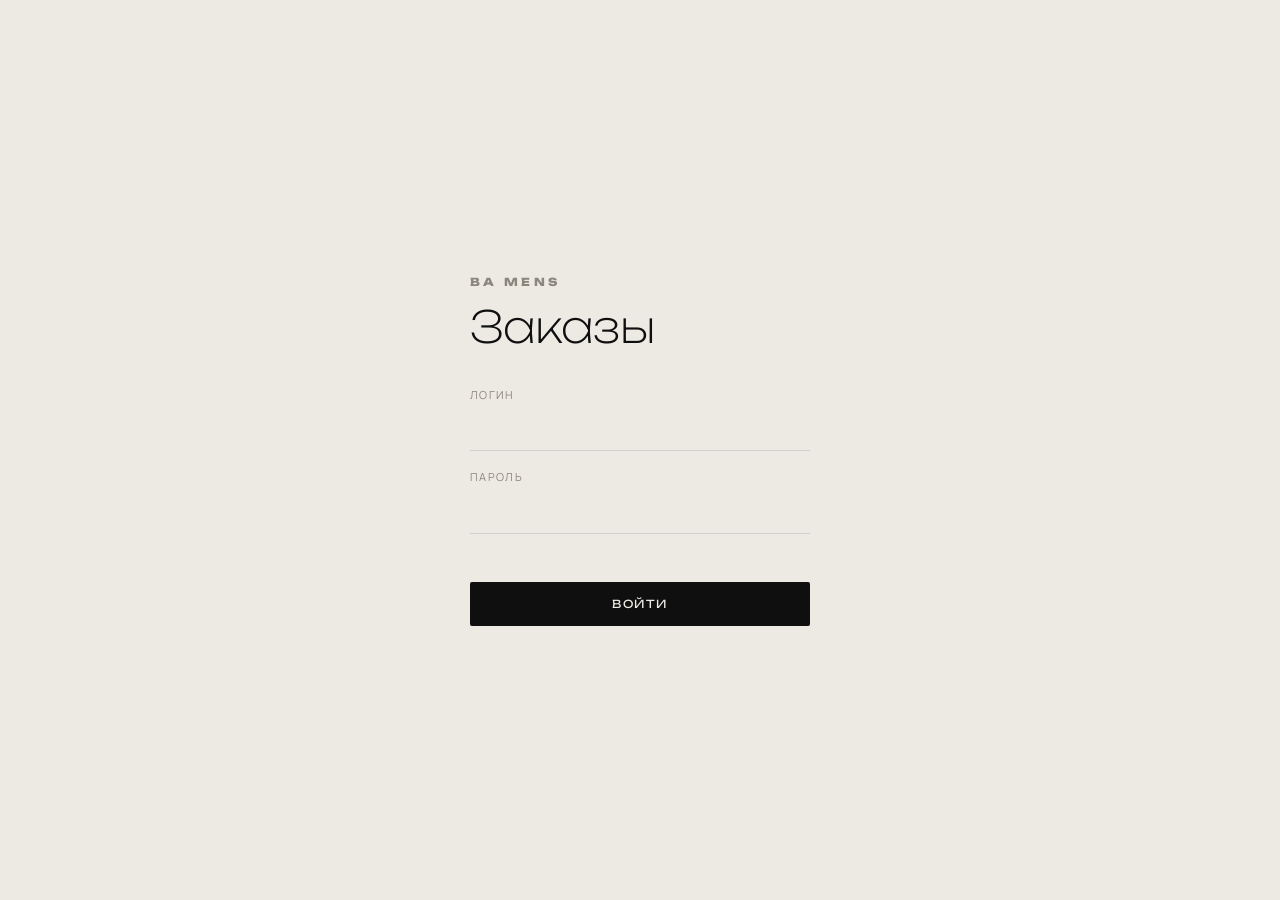
<file: frontend/admin.html>
<!DOCTYPE html>
<html lang="ru">
<head>
<meta charset="UTF-8">
<meta name="viewport" content="width=device-width, initial-scale=1.0">
<meta name="robots" content="noindex, nofollow">
<title>BA MENS — заказы</title>
<link rel="preconnect" href="https://fonts.googleapis.com">
<link rel="preconnect" href="https://fonts.gstatic.com" crossorigin>
<link href="https://fonts.googleapis.com/css2?family=Unbounded:wght@200;400;800&family=Manrope:wght@400;500;700&display=swap" rel="stylesheet">
<link rel="stylesheet" href="css/admin.css">
</head>
<body>

<!-- ЭКРАН ВХОДА -->
<section class="login" id="loginScreen">
  <div class="login__box">
    <p class="login__eyebrow">BA MENS</p>
    <h1 class="login__title">Заказы</h1>

    <label class="field">
      <span class="field__label">Логин</span>
      <input type="text" id="loginInput" autocomplete="username" spellcheck="false">
    </label>

    <label class="field">
      <span class="field__label">Пароль</span>
      <input type="password" id="passwordInput" autocomplete="current-password">
    </label>

    <p class="login__error" id="loginError"></p>

    <button class="btn btn--solid" id="loginBtn">Войти</button>
  </div>
</section>

<!-- ПАНЕЛЬ -->
<div class="panel" id="panelScreen" hidden>

  <header class="topbar">
    <div class="topbar__left">
      <span class="topbar__brand">BA MENS</span>
    </div>

    <nav class="tabs" id="tabs">
      <button class="tabs__item is-active" data-view="orders">Заказы</button>
      <button class="tabs__item" data-view="products">Товары</button>
    </nav>
    <div class="topbar__right">
      <button class="btn btn--ghost" id="refreshBtn">Обновить</button>
      <button class="btn btn--ghost" id="logoutBtn">Выйти</button>
    </div>
  </header>

  <div class="view" id="viewOrders">

  <nav class="filters" id="filters">
    <button class="filters__item is-active" data-status="all">Все<span class="filters__count" data-count="all">0</span></button>
    <button class="filters__item" data-status="new">Новые<span class="filters__count" data-count="new">0</span></button>
    <button class="filters__item" data-status="in_progress">В работе<span class="filters__count" data-count="in_progress">0</span></button>
    <button class="filters__item" data-status="done">Доставлены<span class="filters__count" data-count="done">0</span></button>
    <button class="filters__item" data-status="canceled">Отменены<span class="filters__count" data-count="canceled">0</span></button>
  </nav>

  <main class="list" id="list"></main>
  </div>

  <!-- ТОВАРЫ -->
  <div class="view" id="viewProducts" hidden>
    <main class="list">

      <section class="upload" id="uploadZone">
        <input type="file" id="fileInput" accept=".xlsx" hidden>
        <div class="upload__icon">+</div>
        <p class="upload__title">Загрузить каталог</p>
        <p class="upload__hint">Перетащите файл Excel сюда или нажмите, чтобы выбрать</p>
        <button class="btn btn--solid upload__btn" id="pickFileBtn">Выбрать файл</button>
        <p class="upload__note">Формат .xlsx · один товар в строке · данные с шестой строки</p>
      </section>

      <section class="result" id="uploadResult" hidden></section>

      <section class="products" id="productsBlock">
        <div class="products__head">
          <h2 class="products__title">В каталоге<span class="products__count" id="productsCount">0</span></h2>
          <button class="btn btn--ghost" id="reloadProductsBtn">Обновить</button>
        </div>

        <div class="search">
          <input type="search" class="search__input" id="productSearch"
                 placeholder="Поиск по бренду или названию" autocomplete="off" spellcheck="false">
          <button class="search__clear" id="searchClear" hidden>Сбросить</button>
        </div>

        <nav class="chips" id="catChips"></nav>

        <div class="products__list" id="productsList"></div>

        <div class="products__more">
          <span class="products__shown" id="productsShown"></span>
          <button class="btn btn--ghost" id="moreProductsBtn" hidden>Показать ещё</button>
        </div>
      </section>

    </main>
  </div>

</div>

<div class="toast" id="toast"></div>

<script src="js/admin.js"></script>
</body>
</html>
</file>
<file: frontend/css/admin.css>
/* ===== BA MENS — админка ===== */

:root{
  --paper:#EDEAE4;
  --sand:#DED8CC;
  --ink:#0F0F0F;
  --ash:#8C877D;
  --tobacco:#55402F;
  --brass:#A8794A;

  --new:#2F6E4F;
  --progress:#A8794A;
  --done:#5A6570;
  --canceled:#9B4A3A;

  --line:rgba(15,15,15,.12);
  --radius:2px;
}

[hidden]{display:none !important}

*{margin:0;padding:0;box-sizing:border-box}

html{-webkit-text-size-adjust:100%}

body{
  font-family:'Manrope',sans-serif;
  background:var(--paper);
  color:var(--ink);
  font-size:15px;
  line-height:1.5;
  min-height:100vh;
}

button,input{font-family:inherit;font-size:inherit;color:inherit}
button{cursor:pointer;border:none;background:none}

/* ===== КНОПКИ ===== */

.btn{
  font-family:'Unbounded',sans-serif;
  font-weight:400;
  font-size:11px;
  letter-spacing:.14em;
  text-transform:uppercase;
  padding:11px 20px;
  border-radius:var(--radius);
  transition:background .18s ease,color .18s ease,border-color .18s ease,opacity .18s ease;
  white-space:nowrap;
}

.btn--solid{
  background:var(--ink);
  color:var(--paper);
  width:100%;
  padding:15px 20px;
}
.btn--solid:hover{background:var(--tobacco)}

.btn--ghost{
  border:1px solid var(--line);
  color:var(--ash);
  padding:9px 14px;
}
.btn--ghost:hover{border-color:var(--ink);color:var(--ink)}

.btn:disabled{opacity:.45;cursor:default}

/* ===== ВХОД ===== */

.login{
  min-height:100vh;
  display:flex;
  align-items:center;
  justify-content:center;
  padding:24px;
}

.login__box{
  width:100%;
  max-width:340px;
}

.login__eyebrow{
  font-family:'Unbounded',sans-serif;
  font-weight:800;
  font-size:11px;
  letter-spacing:.3em;
  color:var(--ash);
  margin-bottom:14px;
}

.login__title{
  font-family:'Unbounded',sans-serif;
  font-weight:200;
  font-size:44px;
  line-height:1;
  letter-spacing:-.02em;
  margin-bottom:38px;
}

.field{display:block;margin-bottom:18px}

.field__label{
  display:block;
  font-size:11px;
  letter-spacing:.12em;
  text-transform:uppercase;
  color:var(--ash);
  margin-bottom:7px;
}

.field input{
  width:100%;
  background:transparent;
  border:none;
  border-bottom:1px solid var(--line);
  padding:9px 0;
  font-size:16px;
  outline:none;
  transition:border-color .2s ease;
}
.field input:focus{border-bottom-color:var(--ink)}

.login__error{
  color:var(--canceled);
  font-size:13px;
  min-height:20px;
  margin-bottom:10px;
}

/* ===== ШАПКА ПАНЕЛИ ===== */

.topbar{
  position:sticky;
  top:0;
  z-index:20;
  background:var(--paper);
  border-bottom:1px solid var(--line);
  display:flex;
  align-items:center;
  gap:14px;
  padding:14px 20px;
  flex-wrap:wrap;
}

.topbar__left{display:flex;align-items:baseline;gap:10px;min-width:0}

.topbar__brand{
  font-family:'Unbounded',sans-serif;
  font-weight:800;
  font-size:13px;
  letter-spacing:.22em;
}

.topbar__section{
  font-size:12px;
  letter-spacing:.14em;
  text-transform:uppercase;
  color:var(--ash);
}

.topbar__right{display:flex;gap:8px;flex-shrink:0;margin-left:auto}

/* ===== ФИЛЬТРЫ ===== */

.filters{
  position:sticky;
  top:53px;
  z-index:19;
  background:var(--paper);
  border-bottom:1px solid var(--line);
  display:flex;
  gap:4px;
  padding:10px 20px;
  overflow-x:auto;
  scrollbar-width:none;
}
.filters::-webkit-scrollbar{display:none}

.filters__item{
  display:flex;
  align-items:center;
  gap:7px;
  font-size:12px;
  letter-spacing:.08em;
  text-transform:uppercase;
  color:var(--ash);
  padding:7px 13px;
  border-radius:var(--radius);
  white-space:nowrap;
  transition:background .18s ease,color .18s ease;
}
.filters__item:hover{color:var(--ink)}
.filters__item.is-active{background:var(--ink);color:var(--paper)}

.filters__count{
  font-family:'Unbounded',sans-serif;
  font-weight:400;
  font-size:10px;
  opacity:.6;
}

/* ===== СПИСОК ===== */

.list{
  max-width:820px;
  margin:0 auto;
  padding:26px 20px 80px;
  display:flex;
  flex-direction:column;
  gap:16px;
}

.state{
  text-align:center;
  color:var(--ash);
  padding:70px 20px;
  font-size:14px;
}
.state strong{
  display:block;
  font-family:'Unbounded',sans-serif;
  font-weight:200;
  font-size:26px;
  color:var(--ink);
  margin-bottom:10px;
}

/* ===== КАРТОЧКА ЗАКАЗА ===== */
/* левый край — корешок билета, отсылка к ценнику магазина */

.order{
  background:#F6F4F0;
  border:1px solid var(--line);
  border-left:3px solid var(--ash);
  border-radius:var(--radius);
  padding:18px 20px;
}

.order[data-status="new"]{border-left-color:var(--new)}
.order[data-status="in_progress"]{border-left-color:var(--progress)}
.order[data-status="done"]{border-left-color:var(--done)}
.order[data-status="canceled"]{border-left-color:var(--canceled);opacity:.62}

.order__head{
  display:flex;
  align-items:flex-start;
  justify-content:space-between;
  gap:14px;
  margin-bottom:16px;
}

.order__num{
  font-family:'Unbounded',sans-serif;
  font-weight:200;
  font-size:30px;
  line-height:1;
  letter-spacing:-.02em;
}
.order__num span{font-size:15px;color:var(--ash);margin-right:2px}

.order__date{
  font-size:12px;
  color:var(--ash);
  margin-top:5px;
}

.order__badge{
  font-family:'Unbounded',sans-serif;
  font-size:10px;
  letter-spacing:.12em;
  text-transform:uppercase;
  padding:6px 11px;
  border-radius:var(--radius);
  color:#fff;
  white-space:nowrap;
  flex-shrink:0;
}
.badge--new{background:var(--new)}
.badge--in_progress{background:var(--progress)}
.badge--done{background:var(--done)}
.badge--canceled{background:var(--canceled)}

/* строки данных */

.order__rows{
  display:grid;
  grid-template-columns:106px 1fr;
  gap:9px 14px;
  padding-bottom:16px;
  border-bottom:1px dashed var(--line);
  margin-bottom:16px;
}

.order__key{
  font-size:11px;
  letter-spacing:.1em;
  text-transform:uppercase;
  color:var(--ash);
  padding-top:2px;
}
.order__val{font-size:15px;word-break:break-word}
.order__val a{color:var(--tobacco);text-decoration:none;border-bottom:1px solid rgba(85,64,47,.3)}
.order__val a:hover{border-bottom-color:var(--tobacco)}

.order__contacts{display:flex;gap:8px;flex-wrap:wrap;margin-top:7px}
.order__contact{
  font-size:11px;
  letter-spacing:.1em;
  text-transform:uppercase;
  border:1px solid var(--line);
  border-radius:var(--radius);
  padding:5px 11px;
  color:var(--ash);
  text-decoration:none;
  transition:border-color .18s ease,color .18s ease;
}
.order__contact:hover{border-color:var(--ink);color:var(--ink)}

/* позиции */

.items{display:flex;flex-direction:column;gap:11px;margin-bottom:16px}

.item{
  display:flex;
  align-items:baseline;
  justify-content:space-between;
  gap:14px;
}

.item__name{font-size:14px}
.item__brand{
  display:block;
  font-size:10px;
  letter-spacing:.14em;
  text-transform:uppercase;
  color:var(--ash);
  margin-bottom:2px;
}
.item__meta{font-size:12px;color:var(--ash);margin-top:3px}

.item__sum{
  font-family:'Unbounded',sans-serif;
  font-weight:400;
  font-size:13px;
  white-space:nowrap;
}

.total{
  display:flex;
  align-items:baseline;
  justify-content:space-between;
  padding-top:14px;
  border-top:1px solid var(--line);
  margin-bottom:16px;
}
.total__label{
  font-size:11px;
  letter-spacing:.14em;
  text-transform:uppercase;
  color:var(--ash);
}
.total__sum{
  font-family:'Unbounded',sans-serif;
  font-weight:800;
  font-size:19px;
}

/* смена статуса */

.actions{display:flex;gap:7px;flex-wrap:wrap}

.actions__btn{
  font-size:11px;
  letter-spacing:.1em;
  text-transform:uppercase;
  border:1px solid var(--line);
  border-radius:var(--radius);
  padding:9px 14px;
  color:var(--ash);
  transition:border-color .18s ease,color .18s ease,background .18s ease;
}
.actions__btn:hover:not(:disabled){border-color:var(--ink);color:var(--ink)}
.actions__btn.is-current{background:var(--sand);color:var(--ink);border-color:transparent}
.actions__btn:disabled{opacity:.4;cursor:default}

/* ===== УВЕДОМЛЕНИЕ ===== */

.toast{
  position:fixed;
  left:50%;
  bottom:26px;
  transform:translate(-50%,18px);
  background:var(--ink);
  color:var(--paper);
  font-size:13px;
  padding:12px 22px;
  border-radius:var(--radius);
  opacity:0;
  pointer-events:none;
  transition:opacity .22s ease,transform .22s ease;
  z-index:60;
  max-width:calc(100vw - 40px);
  text-align:center;
}
.toast.is-visible{opacity:1;transform:translate(-50%,0)}

/* ===== МОБИЛЬНЫЕ ===== */

@media (max-width:560px){
  .topbar{padding:12px 14px}
  .filters{padding:9px 14px;top:49px}
  .list{padding:18px 14px 70px;gap:13px}
  .order{padding:15px 16px}
  .order__num{font-size:25px}
  .order__rows{grid-template-columns:1fr;gap:2px 0}
  .order__key{padding-top:9px}
  .login__title{font-size:36px}
}

@media (prefers-reduced-motion:reduce){
  *{transition-duration:.01ms !important;animation-duration:.01ms !important}
}

/* ===== ВКЛАДКИ ===== */

.tabs{display:flex;gap:2px}

.tabs__item{
  font-family:'Unbounded',sans-serif;
  font-weight:400;
  font-size:11px;
  letter-spacing:.14em;
  text-transform:uppercase;
  color:var(--ash);
  padding:7px 13px;
  border-radius:var(--radius);
  transition:background .18s ease,color .18s ease;
}
.tabs__item:hover{color:var(--ink)}
.tabs__item.is-active{background:var(--ink);color:var(--paper)}

/* ===== ЗАГРУЗКА ФАЙЛА ===== */

.upload{
  border:1px dashed var(--line);
  border-radius:var(--radius);
  background:#F6F4F0;
  padding:42px 24px;
  text-align:center;
  transition:border-color .18s ease,background .18s ease;
  cursor:pointer;
}
.upload:hover,
.upload.is-over{border-color:var(--ink);background:var(--sand)}

.upload__icon{
  font-family:'Unbounded',sans-serif;
  font-weight:200;
  font-size:38px;
  line-height:1;
  color:var(--ash);
  margin-bottom:14px;
}

.upload__title{
  font-family:'Unbounded',sans-serif;
  font-weight:200;
  font-size:26px;
  letter-spacing:-.02em;
  margin-bottom:8px;
}

.upload__hint{font-size:14px;color:var(--ash);margin-bottom:20px}

.upload__btn{width:auto;display:inline-flex;padding:13px 26px}

.upload__note{
  font-size:11px;
  letter-spacing:.06em;
  color:var(--ash);
  margin-top:18px;
}

.upload.is-busy{pointer-events:none;opacity:.55}

/* ===== РЕЗУЛЬТАТ ЗАГРУЗКИ ===== */

.result{
  background:#F6F4F0;
  border:1px solid var(--line);
  border-left:3px solid var(--ink);
  border-radius:var(--radius);
  padding:20px 22px;
}
.result--ok{border-left-color:var(--new)}
.result--warn{border-left-color:var(--progress)}
.result--fail{border-left-color:var(--canceled)}

.result__head{
  display:flex;
  align-items:baseline;
  justify-content:space-between;
  gap:14px;
  margin-bottom:14px;
}

.result__num{
  font-family:'Unbounded',sans-serif;
  font-weight:200;
  font-size:34px;
  line-height:1;
  letter-spacing:-.02em;
}
.result__num span{font-size:13px;color:var(--ash);margin-left:7px;letter-spacing:.1em;text-transform:uppercase}

.result__close{
  font-size:11px;
  letter-spacing:.1em;
  text-transform:uppercase;
  color:var(--ash);
  border:1px solid var(--line);
  border-radius:var(--radius);
  padding:6px 12px;
  transition:border-color .18s ease,color .18s ease;
}
.result__close:hover{border-color:var(--ink);color:var(--ink)}

.result__errors{
  border-top:1px dashed var(--line);
  padding-top:14px;
}
.result__label{
  font-size:11px;
  letter-spacing:.14em;
  text-transform:uppercase;
  color:var(--ash);
  margin-bottom:10px;
}
.result__row{
  font-size:13px;
  padding:7px 0;
  border-bottom:1px solid rgba(15,15,15,.06);
}
.result__row:last-child{border-bottom:none}

/* ===== СПИСОК ТОВАРОВ ===== */

.products__head{
  display:flex;
  align-items:center;
  justify-content:space-between;
  gap:14px;
  margin-bottom:14px;
}
.products__title{
  font-family:'Unbounded',sans-serif;
  font-weight:200;
  font-size:24px;
  letter-spacing:-.02em;
}
.products__count{
  font-size:13px;
  color:var(--ash);
  margin-left:9px;
}

.products__list{display:flex;flex-direction:column;gap:1px;background:var(--line)}

.product{
  display:flex;
  align-items:center;
  gap:14px;
  background:#F6F4F0;
  padding:13px 16px;
}
.product__thumb{
  width:42px;height:42px;flex-shrink:0;
  background:var(--sand);
  border-radius:var(--radius);
  object-fit:cover;
}
.product__info{flex:1;min-width:0}
.product__brand{
  font-size:10px;
  letter-spacing:.16em;
  text-transform:uppercase;
  color:var(--ash);
  margin-bottom:2px;
}
.product__name{font-size:14px;line-height:1.3}
.product__meta{display:flex;align-items:center;gap:10px;flex-shrink:0}
.product__price{
  font-family:'Unbounded',sans-serif;
  font-weight:400;
  font-size:13px;
  white-space:nowrap;
}
.product__stock{
  font-size:10px;
  letter-spacing:.1em;
  text-transform:uppercase;
  padding:4px 9px;
  border-radius:var(--radius);
  white-space:nowrap;
}
.product__stock--in{background:var(--new);color:#fff}
.product__stock--out{background:var(--sand);color:var(--ash)}

@media (max-width:560px){
  /* вкладки уезжают на свою строку — иначе налезают на кнопки */
  .topbar{padding:11px 14px 0;gap:10px}
  .topbar__left{flex:1;min-width:0}
  .topbar__brand{font-size:12px;letter-spacing:.18em;white-space:nowrap}
  .topbar__right{gap:6px}
  .topbar__right .btn{padding:8px 11px;font-size:10px;letter-spacing:.1em}

  .tabs{order:3;width:100%;gap:0;border-top:1px solid var(--line);margin-top:2px}
  .tabs__item{
    flex:1;
    justify-content:center;
    padding:12px 6px;
    font-size:11px;
    letter-spacing:.12em;
    border-radius:0;
  }
  .tabs__item.is-active{background:transparent;color:var(--ink);box-shadow:inset 0 -2px 0 var(--ink)}

  .filters{top:auto}

  .upload{padding:30px 16px}
  .upload__title{font-size:21px}
  .product{padding:11px 12px;gap:11px}
  .product__thumb{width:36px;height:36px}
  .product__meta{flex-direction:column;align-items:flex-end;gap:4px}
}

/* ===== ПОИСК И ФИЛЬТРЫ ПО ТОВАРАМ ===== */

.search{position:relative;display:flex;align-items:center;gap:8px;margin-bottom:12px}

.search__input{
  flex:1;
  background:#F6F4F0;
  border:1px solid var(--line);
  border-radius:var(--radius);
  padding:11px 14px;
  font-size:15px;
  outline:none;
  transition:border-color .18s ease;
  min-width:0;
}
.search__input::placeholder{color:var(--ash)}
.search__input:focus{border-color:var(--ink)}
.search__input::-webkit-search-cancel-button{display:none}

.search__clear{
  font-size:11px;
  letter-spacing:.1em;
  text-transform:uppercase;
  color:var(--ash);
  border:1px solid var(--line);
  border-radius:var(--radius);
  padding:10px 13px;
  white-space:nowrap;
  transition:border-color .18s ease,color .18s ease;
}
.search__clear:hover{border-color:var(--ink);color:var(--ink)}

.chips{
  display:flex;
  gap:5px;
  margin-bottom:12px;
  overflow-x:auto;
  scrollbar-width:none;
  padding-bottom:2px;
}
.chips::-webkit-scrollbar{display:none}

.chips__item{
  font-size:11px;
  letter-spacing:.1em;
  text-transform:uppercase;
  color:var(--ash);
  border:1px solid var(--line);
  border-radius:var(--radius);
  padding:7px 12px;
  white-space:nowrap;
  transition:background .18s ease,color .18s ease,border-color .18s ease;
}
.chips__item:hover{border-color:var(--ink);color:var(--ink)}
.chips__item.is-active{background:var(--ink);color:var(--paper);border-color:var(--ink)}

.products__more{
  display:flex;
  align-items:center;
  justify-content:space-between;
  gap:12px;
  margin-top:14px;
}
.products__shown{
  font-size:11px;
  letter-spacing:.1em;
  text-transform:uppercase;
  color:var(--ash);
}
.products__more .btn{padding:11px 20px}

@media (max-width:560px){
  .products__more{flex-direction:column-reverse;align-items:stretch}
  .products__more .btn{width:100%}
  .products__shown{text-align:center}
}
</file>
